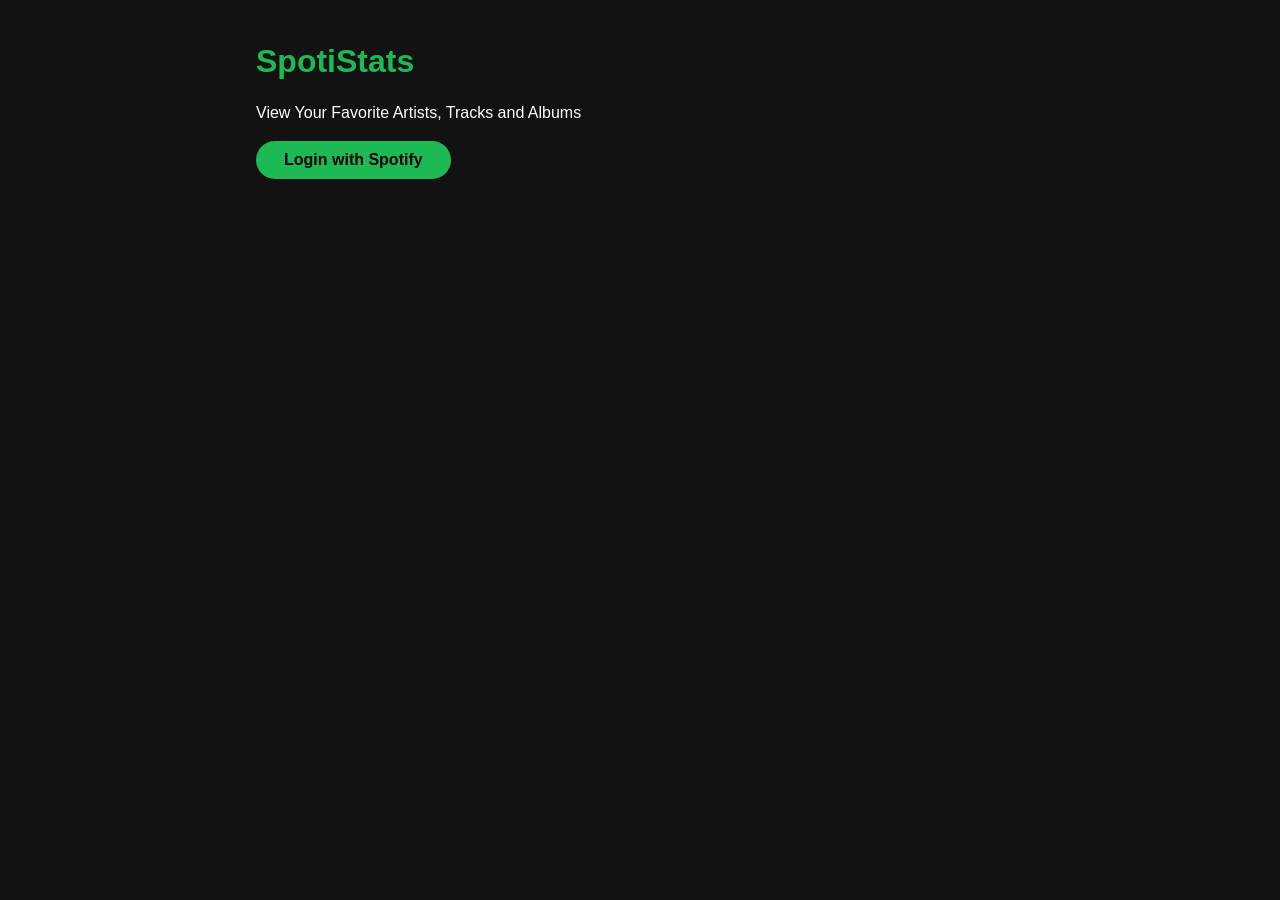
<file: Level-2-Final-Project/Final_Project/index.html>
<!DOCTYPE html>
<html lang="en">
    <head>
        <meta charset="UTF-8" />
        <meta name="viewport" content="width=device-width, initial-scale=1.0" />
        <title>SpotiStats</title>
        <link rel="stylesheet" href="style.css">
    </head>
    <body>
        <h1>SpotiStats</h1>
        <p>View Your Favorite Artists, Tracks and Albums</p>
        <button id="login-btn">Login with Spotify</button>

        <script src="app.js"></script>
    </body>
</html>
</file>
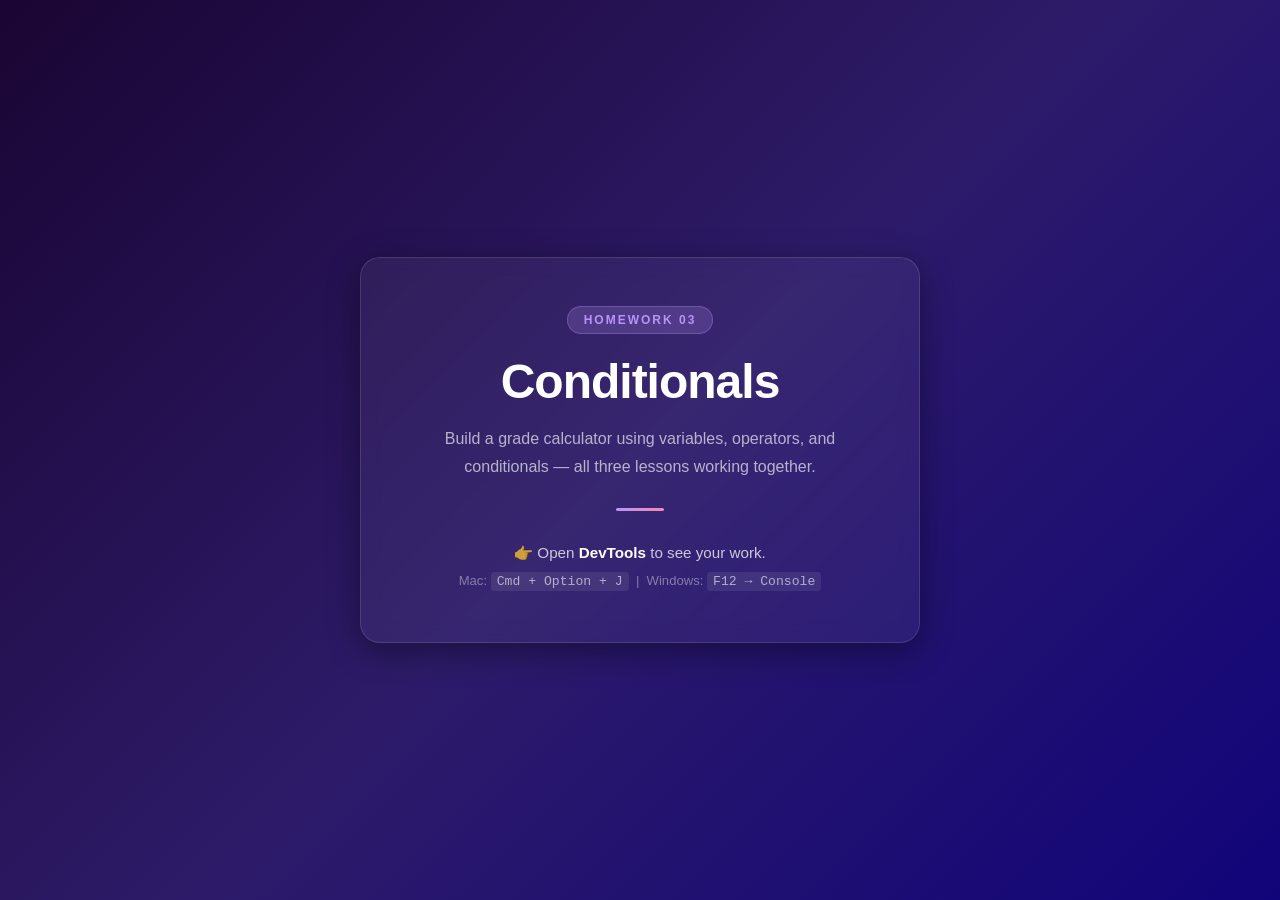
<file: JavaScript_Founddations_Mastery/04_conditionals/homework/mentee/index.html>
<!DOCTYPE html>
<html lang="en">
  <head>
    <meta charset="UTF-8" />
    <meta name="viewport" content="width=device-width, initial-scale=1.0" />
    <title>JS Fundamentals — Conditionals | Homework</title>
    <link rel="stylesheet" href="style.css" />
  </head>
  <body>

    <div class="card">
      <span class="badge">Homework 03</span>
      <h1>Conditionals</h1>
      <p class="subtitle">
        Build a grade calculator using variables, operators,
        and conditionals — all three lessons working together.
      </p>
      <div class="divider"></div>
      <p class="instruction">
        👉 Open <strong>DevTools</strong> to see your work.
        <br />
        <span class="shortcut">Mac: <code>Cmd + Option + J</code> &nbsp;|&nbsp; Windows: <code>F12 → Console</code></span>
      </p>
    </div>

    <script src="app.js"></script>

  </body>
</html>
</file>
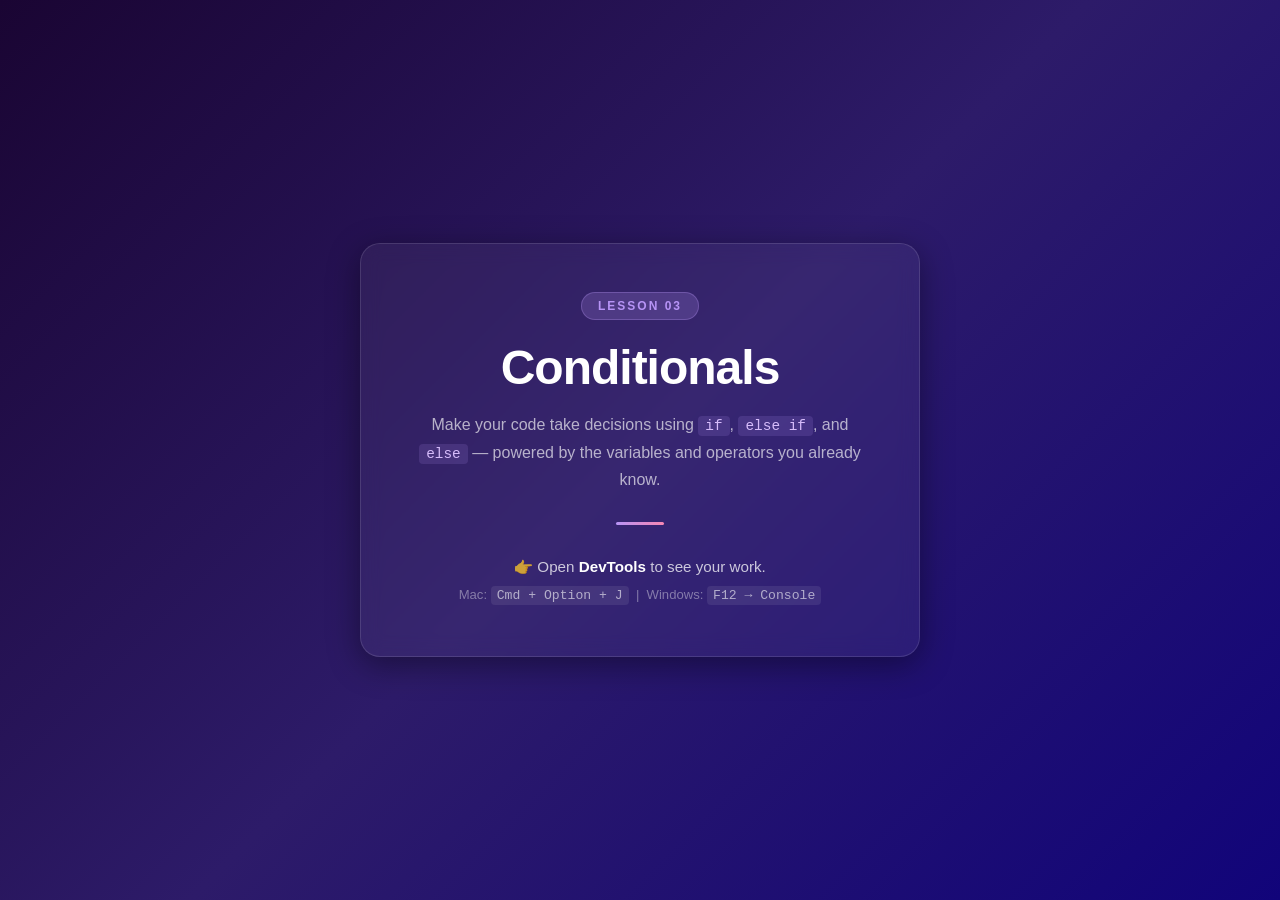
<file: JavaScript_Founddations_Mastery/04_conditionals/live-class/mentee/index.html>
<!doctype html>
<html lang="en">
  <head>
    <meta charset="UTF-8" />
    <meta name="viewport" content="width=device-width, initial-scale=1.0" />
    <title>JS Fundamentals — Conditionals</title>
    <link rel="stylesheet" href="style.css" />
  </head>
  <body>
    <div class="card">
      <span class="badge">Lesson 03</span>
      <h1>Conditionals</h1>
      <p class="subtitle">
        Make your code take decisions using <code>if</code>,
        <code>else if</code>, and <code>else</code> — powered by the variables
        and operators you already know.
      </p>
      <div class="divider"></div>
      <p class="instruction">
        👉 Open <strong>DevTools</strong> to see your work.
        <br />
        <span class="shortcut"
          >Mac: <code>Cmd + Option + J</code> &nbsp;|&nbsp; Windows:
          <code>F12 → Console</code></span
        >
      </p>
    </div>

    <script src="debug.js"></script>
  </body>
</html>
</file>
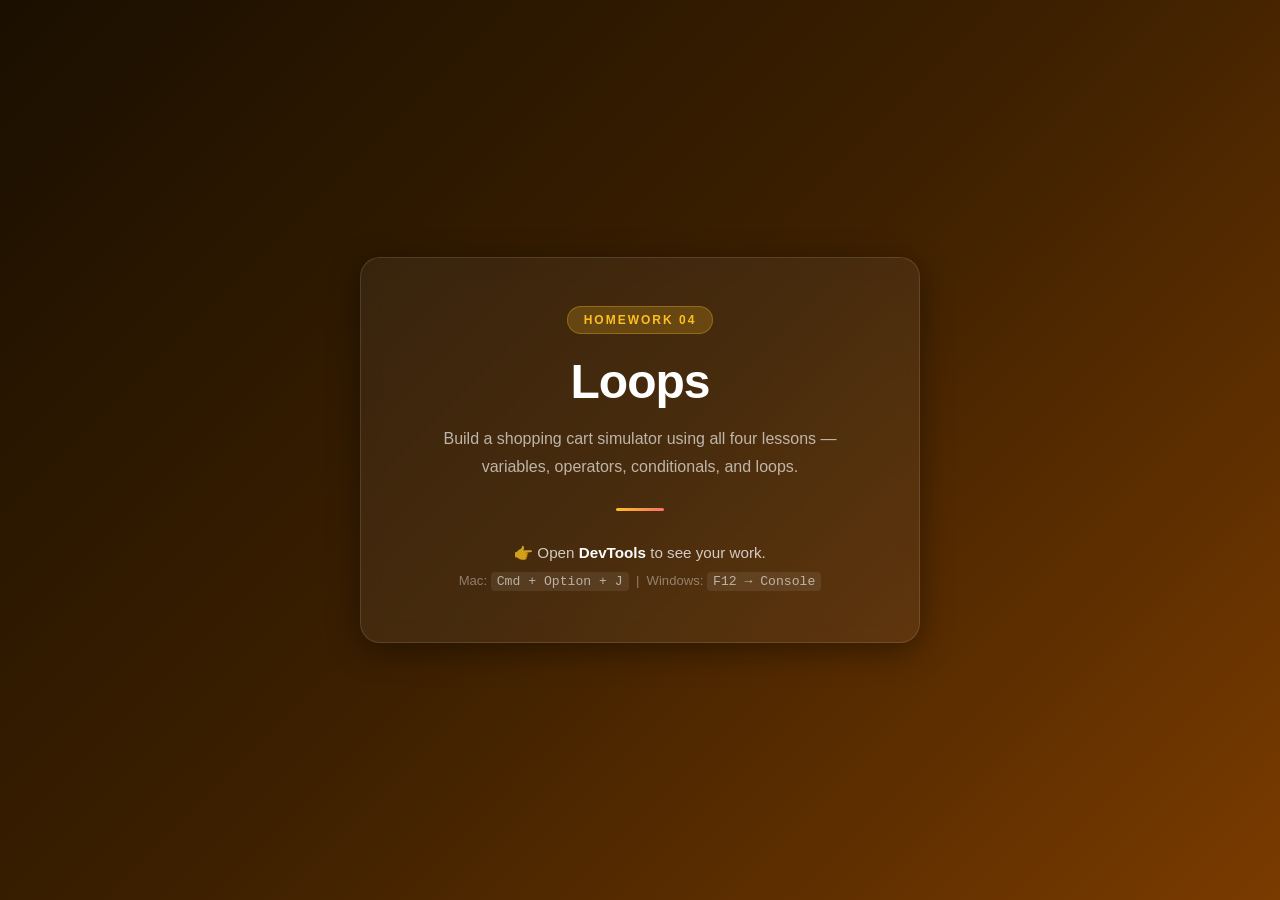
<file: JavaScript_Founddations_Mastery/05_loops/homework/mentee/index.html>
<!DOCTYPE html>
<html lang="en">
  <head>
    <meta charset="UTF-8" />
    <meta name="viewport" content="width=device-width, initial-scale=1.0" />
    <title>JS Fundamentals — Loops | Homework</title>
    <link rel="stylesheet" href="style.css" />
  </head>
  <body>

    <div class="card">
      <span class="badge">Homework 04</span>
      <h1>Loops</h1>
      <p class="subtitle">
        Build a shopping cart simulator using all four lessons —
        variables, operators, conditionals, and loops.
      </p>
      <div class="divider"></div>
      <p class="instruction">
        👉 Open <strong>DevTools</strong> to see your work.
        <br />
        <span class="shortcut">Mac: <code>Cmd + Option + J</code> &nbsp;|&nbsp; Windows: <code>F12 → Console</code></span>
      </p>
    </div>

    <script src="app.js"></script>

  </body>
</html>
</file>
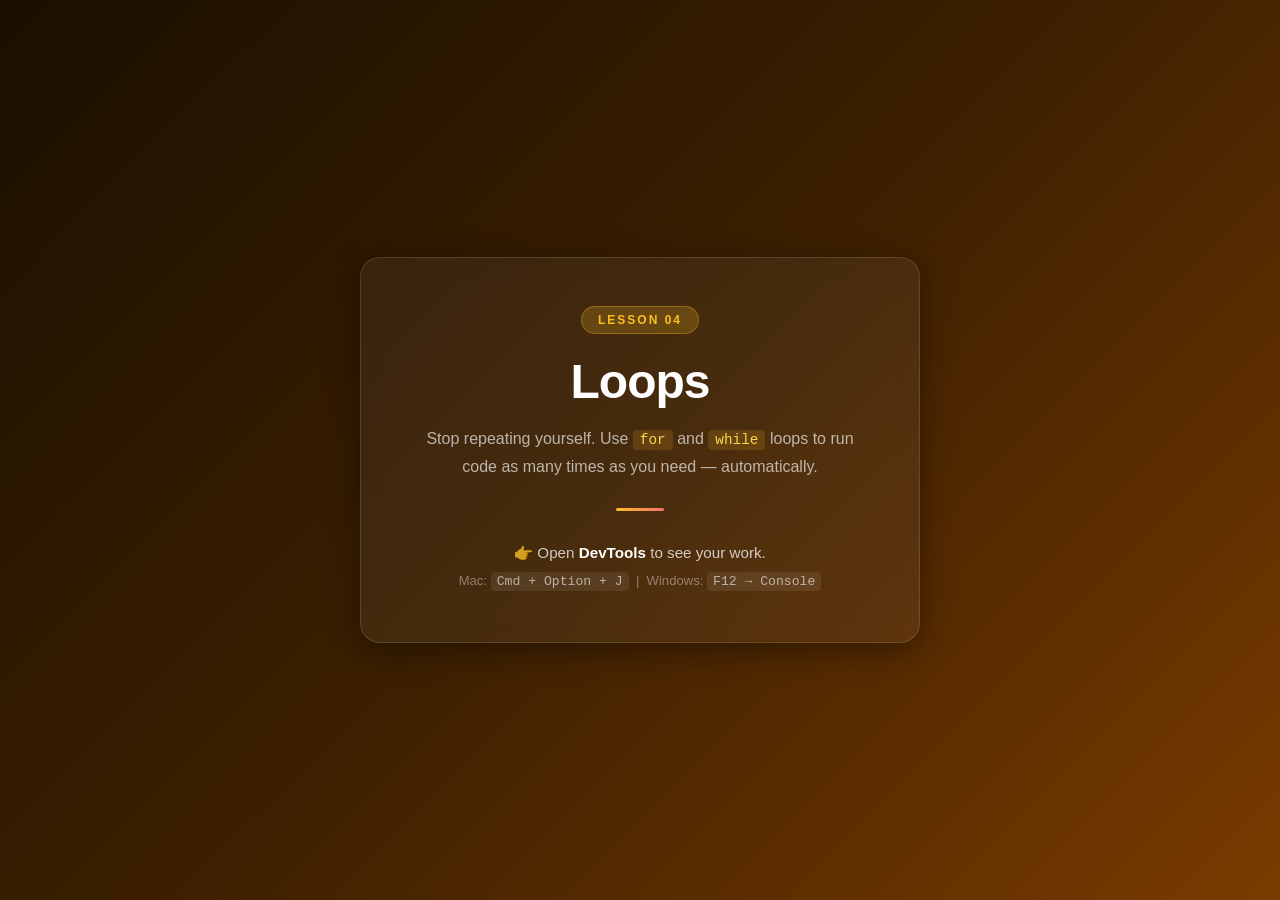
<file: JavaScript_Founddations_Mastery/05_loops/live-class/mentee/index.html>
<!doctype html>
<html lang="en">
  <head>
    <meta charset="UTF-8" />
    <meta name="viewport" content="width=device-width, initial-scale=1.0" />
    <title>JS Fundamentals — Loops</title>
    <link rel="stylesheet" href="style.css" />
  </head>
  <body>
    <div class="card">
      <span class="badge">Lesson 04</span>
      <h1>Loops</h1>
      <p class="subtitle">
        Stop repeating yourself. Use <code>for</code> and <code>while</code>
        loops to run code as many times as you need — automatically.
      </p>
      <div class="divider"></div>
      <p class="instruction">
        👉 Open <strong>DevTools</strong> to see your work.
        <br />
        <span class="shortcut"
          >Mac: <code>Cmd + Option + J</code> &nbsp;|&nbsp; Windows:
          <code>F12 → Console</code></span
        >
      </p>
    </div>

    <script src="debug.js"></script>
  </body>
</html>
</file>
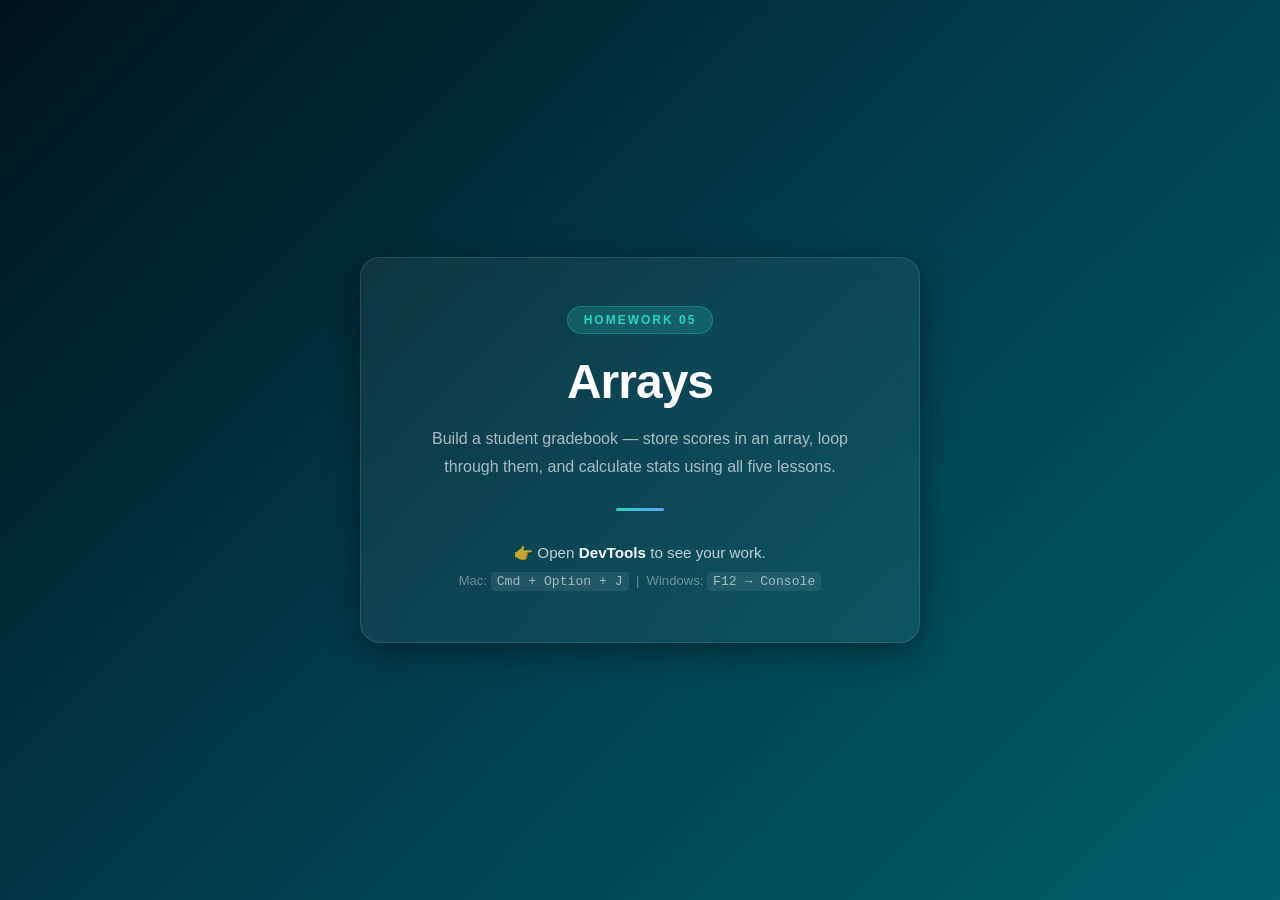
<file: JavaScript_Founddations_Mastery/06_arrays/homework/mentee/index.html>
<!DOCTYPE html>
<html lang="en">
  <head>
    <meta charset="UTF-8" />
    <meta name="viewport" content="width=device-width, initial-scale=1.0" />
    <title>JS Fundamentals — Arrays | Homework</title>
    <link rel="stylesheet" href="style.css" />
  </head>
  <body>

    <div class="card">
      <span class="badge">Homework 05</span>
      <h1>Arrays</h1>
      <p class="subtitle">
        Build a student gradebook — store scores in an array,
        loop through them, and calculate stats using all five lessons.
      </p>
      <div class="divider"></div>
      <p class="instruction">
        👉 Open <strong>DevTools</strong> to see your work.
        <br />
        <span class="shortcut">Mac: <code>Cmd + Option + J</code> &nbsp;|&nbsp; Windows: <code>F12 → Console</code></span>
      </p>
    </div>

    <script src="app.js"></script>

  </body>
</html>
</file>
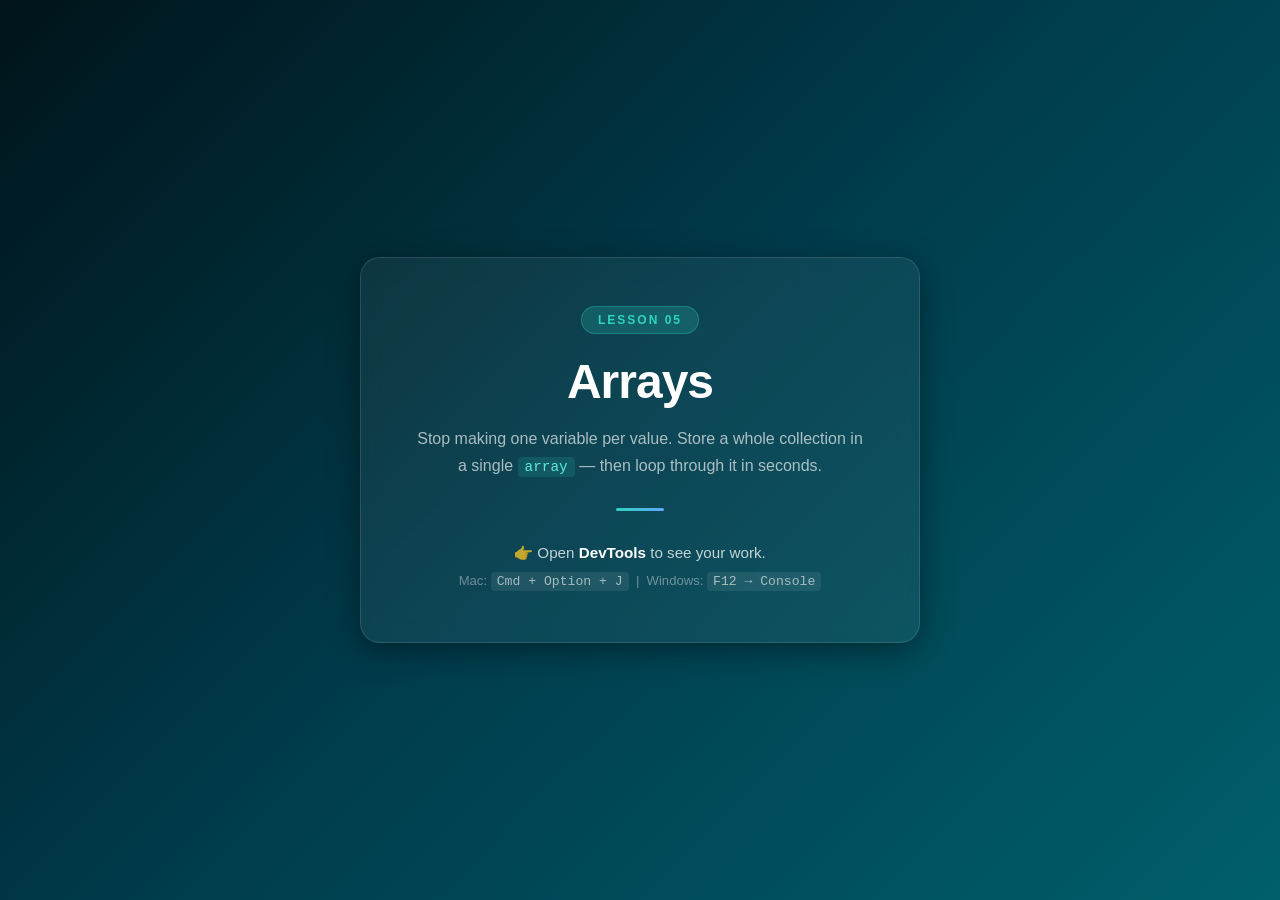
<file: JavaScript_Founddations_Mastery/06_arrays/live-class/mentee/index.html>
<!DOCTYPE html>
<html lang="en">
  <head>
    <meta charset="UTF-8" />
    <meta name="viewport" content="width=device-width, initial-scale=1.0" />
    <title>JS Fundamentals — Arrays</title>
    <link rel="stylesheet" href="style.css" />
  </head>
  <body>

    <div class="card">
      <span class="badge">Lesson 05</span>
      <h1>Arrays</h1>
      <p class="subtitle">
        Stop making one variable per value. Store a whole
        collection in a single <code>array</code> — then
        loop through it in seconds.
      </p>
      <div class="divider"></div>
      <p class="instruction">
        👉 Open <strong>DevTools</strong> to see your work.
        <br />
        <span class="shortcut">Mac: <code>Cmd + Option + J</code> &nbsp;|&nbsp; Windows: <code>F12 → Console</code></span>
      </p>
    </div>

    <script src="app.js"></script>

  </body>
</html>
</file>
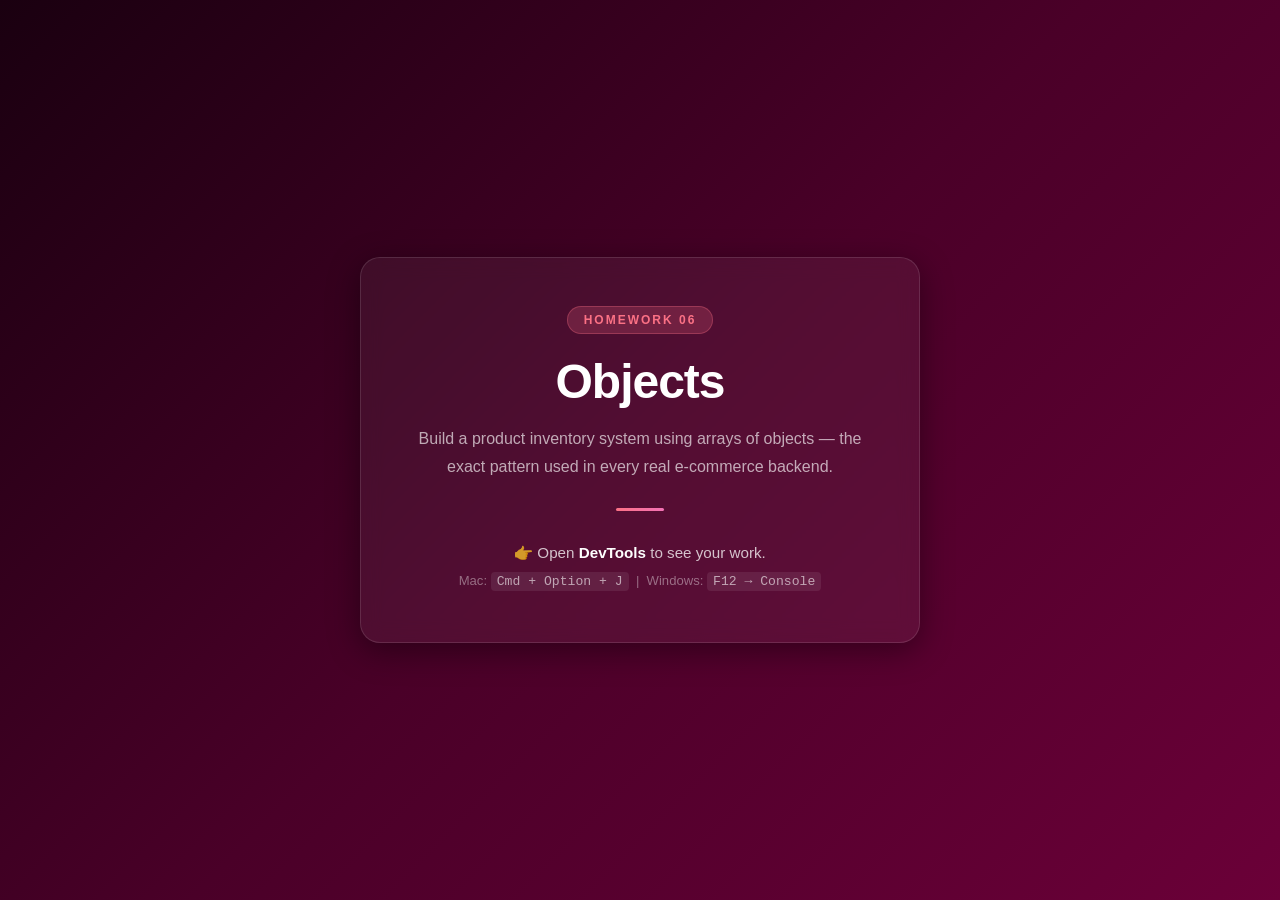
<file: JavaScript_Founddations_Mastery/07_objects/homework/mentee/index.html>
<!DOCTYPE html>
<html lang="en">
  <head>
    <meta charset="UTF-8" />
    <meta name="viewport" content="width=device-width, initial-scale=1.0" />
    <title>JS Fundamentals — Objects | Homework</title>
    <link rel="stylesheet" href="style.css" />
  </head>
  <body>

    <div class="card">
      <span class="badge">Homework 06</span>
      <h1>Objects</h1>
      <p class="subtitle">
        Build a product inventory system using arrays of objects —
        the exact pattern used in every real e-commerce backend.
      </p>
      <div class="divider"></div>
      <p class="instruction">
        👉 Open <strong>DevTools</strong> to see your work.
        <br />
        <span class="shortcut">Mac: <code>Cmd + Option + J</code> &nbsp;|&nbsp; Windows: <code>F12 → Console</code></span>
      </p>
    </div>

    <script src="app.js"></script>

  </body>
</html>
</file>
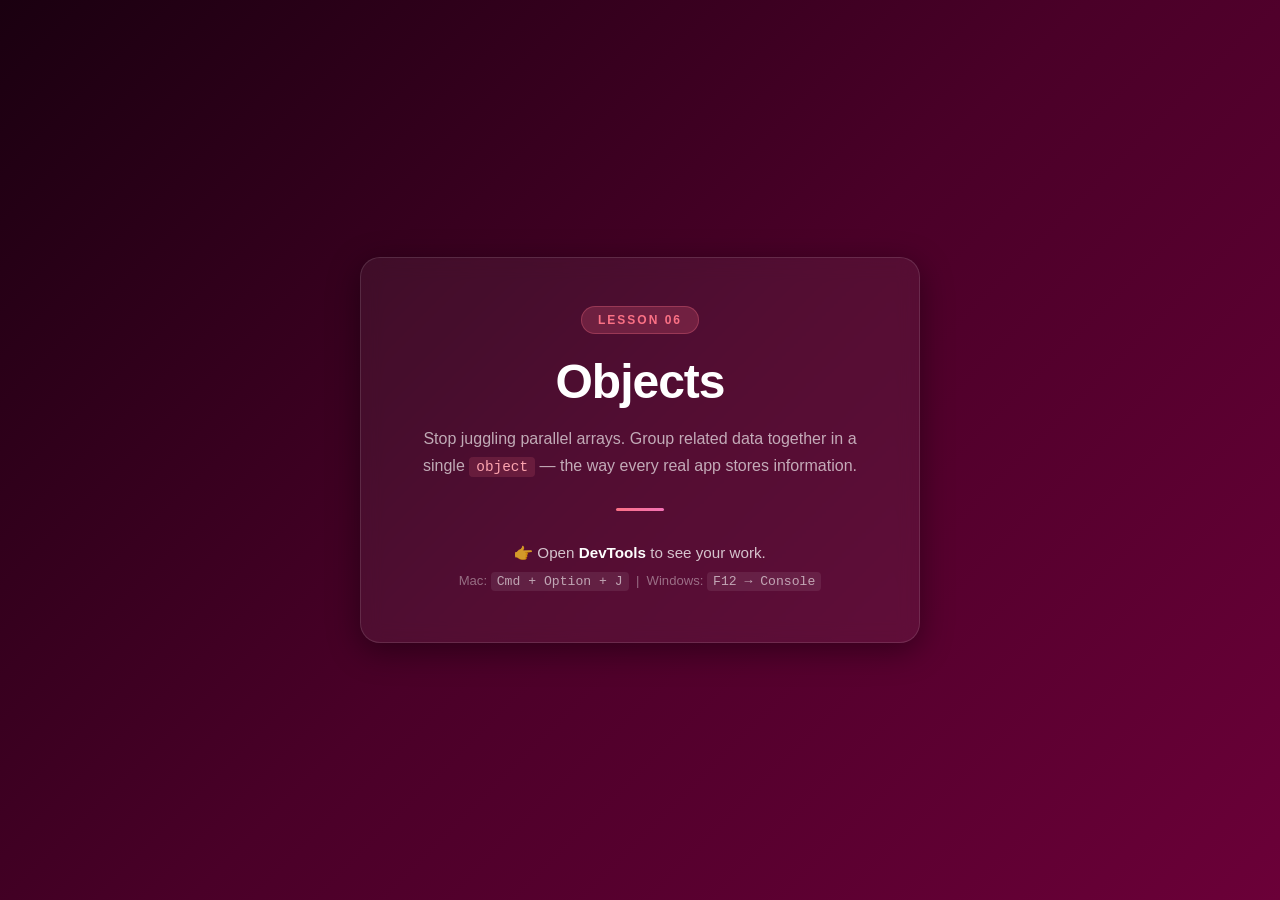
<file: JavaScript_Founddations_Mastery/07_objects/live-class/mentee/index.html>
<!DOCTYPE html>
<html lang="en">
  <head>
    <meta charset="UTF-8" />
    <meta name="viewport" content="width=device-width, initial-scale=1.0" />
    <title>JS Fundamentals — Objects</title>
    <link rel="stylesheet" href="style.css" />
  </head>
  <body>

    <div class="card">
      <span class="badge">Lesson 06</span>
      <h1>Objects</h1>
      <p class="subtitle">
        Stop juggling parallel arrays. Group related data
        together in a single <code>object</code> — the way
        every real app stores information.
      </p>
      <div class="divider"></div>
      <p class="instruction">
        👉 Open <strong>DevTools</strong> to see your work.
        <br />
        <span class="shortcut">Mac: <code>Cmd + Option + J</code> &nbsp;|&nbsp; Windows: <code>F12 → Console</code></span>
      </p>
    </div>

    <script src="app.js"></script>

  </body>
</html>
</file>
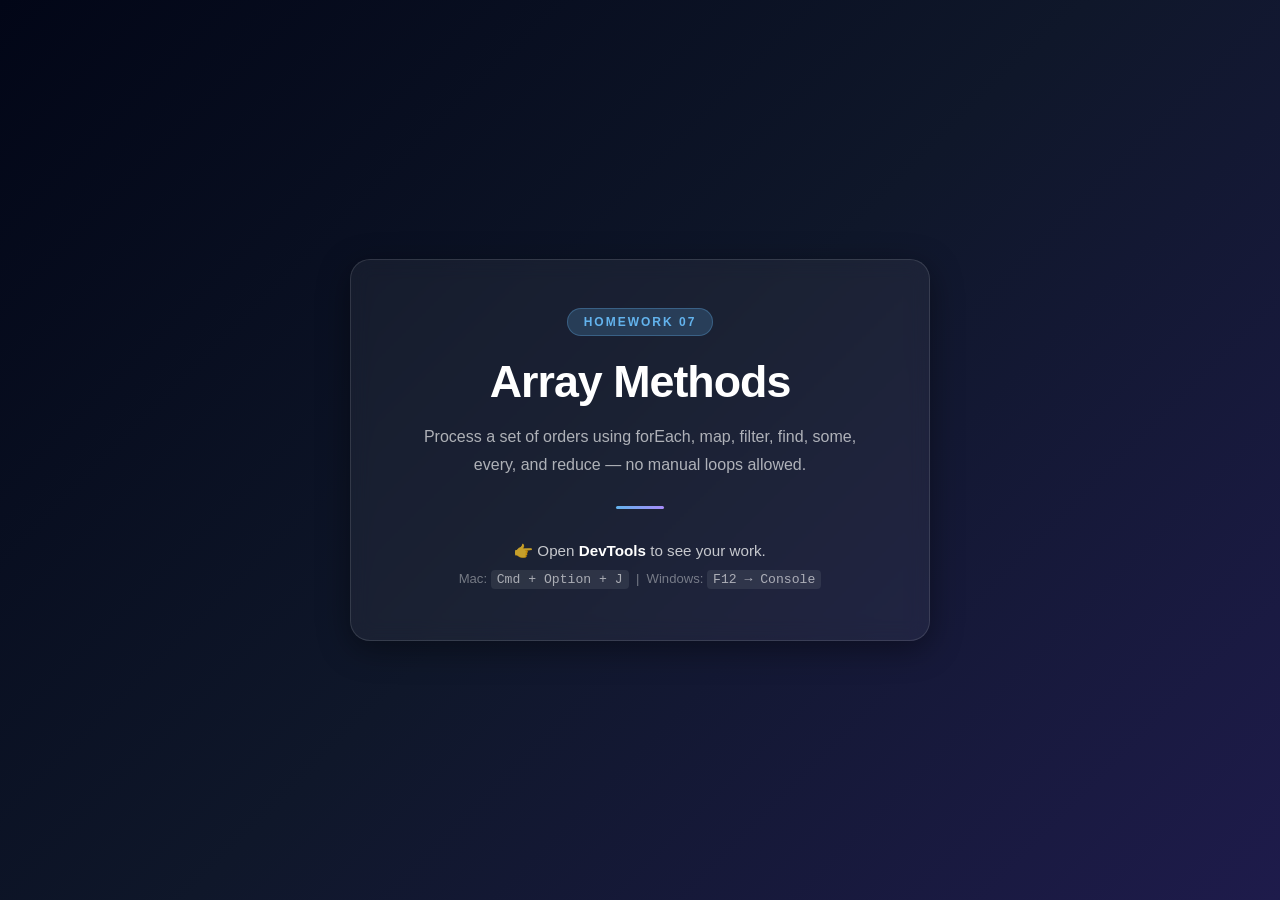
<file: JavaScript_Founddations_Mastery/08_array-methods/homework/mentee/index.html>
<!DOCTYPE html>
<html lang="en">
  <head>
    <meta charset="UTF-8" />
    <meta name="viewport" content="width=device-width, initial-scale=1.0" />
    <title>JS Fundamentals — Array Methods | Homework</title>
    <link rel="stylesheet" href="style.css" />
  </head>
  <body>

    <div class="card">
      <span class="badge">Homework 07</span>
      <h1>Array Methods</h1>
      <p class="subtitle">
        Process a set of orders using forEach, map, filter,
        find, some, every, and reduce — no manual loops allowed.
      </p>
      <div class="divider"></div>
      <p class="instruction">
        👉 Open <strong>DevTools</strong> to see your work.
        <br />
        <span class="shortcut">Mac: <code>Cmd + Option + J</code> &nbsp;|&nbsp; Windows: <code>F12 → Console</code></span>
      </p>
    </div>

    <script src="app.js"></script>

  </body>
</html>
</file>
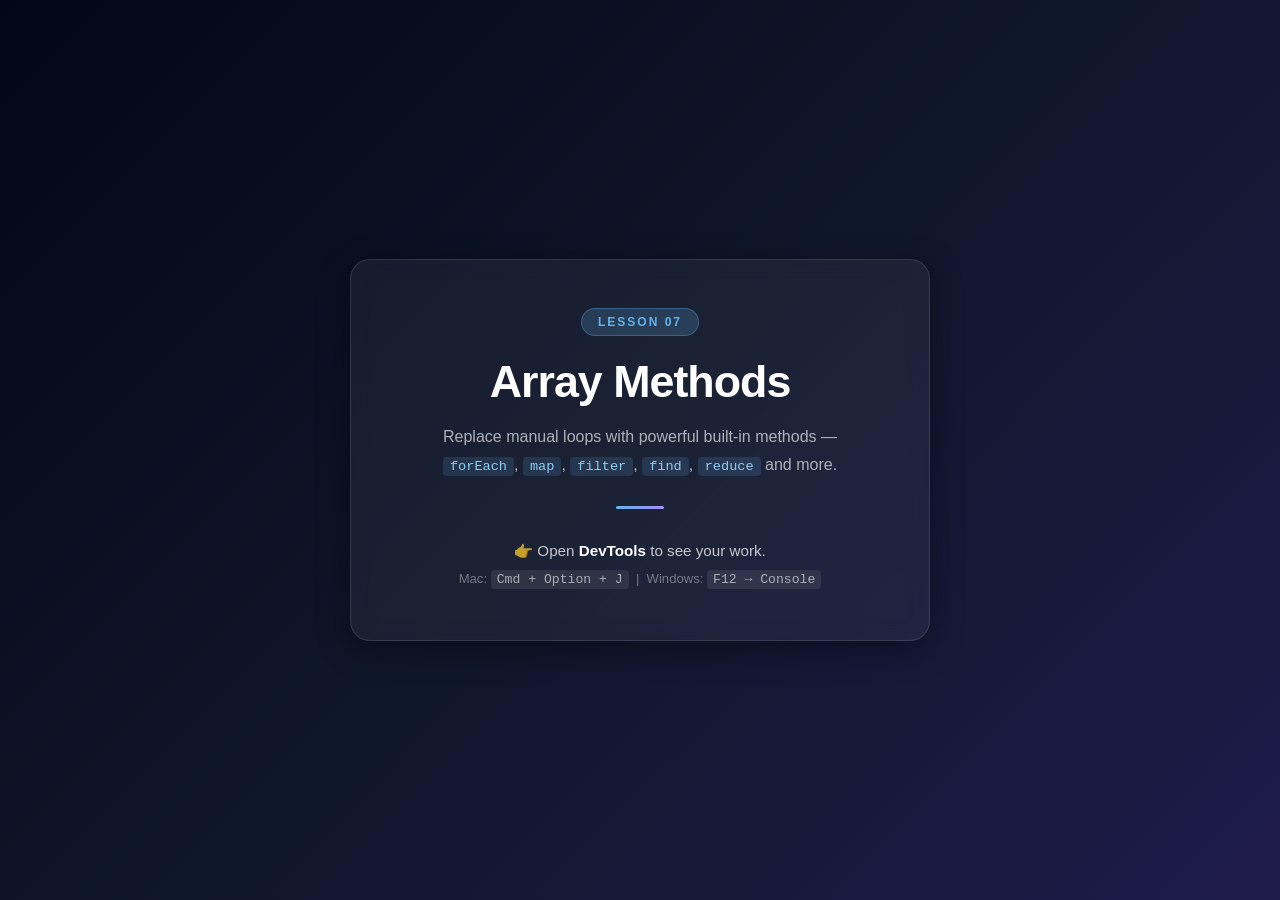
<file: JavaScript_Founddations_Mastery/08_array-methods/live-class/mentee/index.html>
<!DOCTYPE html>
<html lang="en">
  <head>
    <meta charset="UTF-8" />
    <meta name="viewport" content="width=device-width, initial-scale=1.0" />
    <title>JS Fundamentals — Array Methods</title>
    <link rel="stylesheet" href="style.css" />
  </head>
  <body>

    <div class="card">
      <span class="badge">Lesson 07</span>
      <h1>Array Methods</h1>
      <p class="subtitle">
        Replace manual loops with powerful built-in methods —
        <code>forEach</code>, <code>map</code>, <code>filter</code>,
        <code>find</code>, <code>reduce</code> and more.
      </p>
      <div class="divider"></div>
      <p class="instruction">
        👉 Open <strong>DevTools</strong> to see your work.
        <br />
        <span class="shortcut">Mac: <code>Cmd + Option + J</code> &nbsp;|&nbsp; Windows: <code>F12 → Console</code></span>
      </p>
    </div>

    <script src="app.js"></script>

  </body>
</html>
</file>
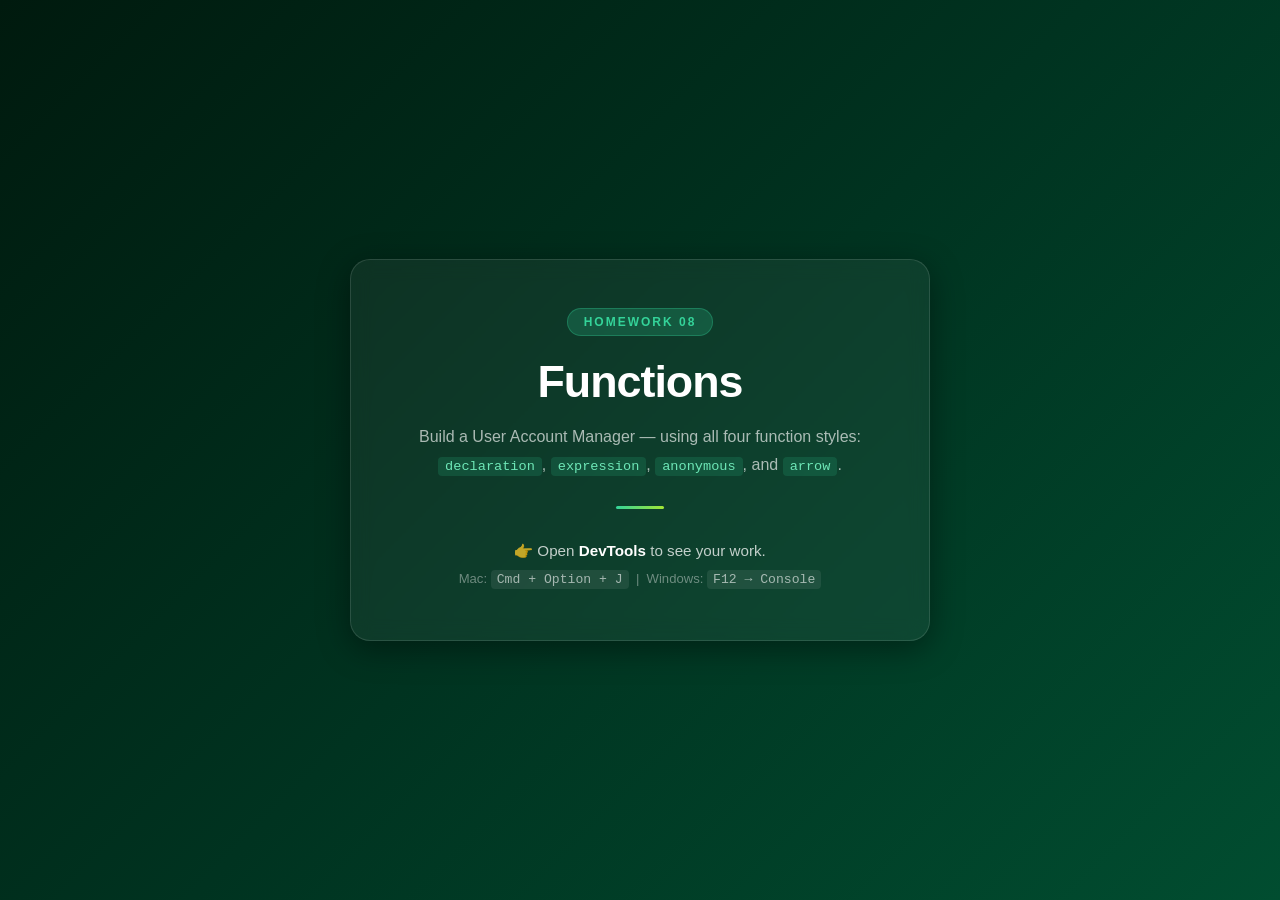
<file: JavaScript_Founddations_Mastery/09_functions/homework/mentee/index.html>
<!DOCTYPE html>
<html lang="en">
  <head>
    <meta charset="UTF-8" />
    <meta name="viewport" content="width=device-width, initial-scale=1.0" />
    <title>JS Fundamentals — Functions | Homework</title>
    <link rel="stylesheet" href="style.css" />
  </head>
  <body>
    <div class="card">
      <span class="badge">Homework 08</span>
      <h1>Functions</h1>
      <p class="subtitle">
        Build a User Account Manager — using all four function
        styles: <code>declaration</code>, <code>expression</code>,
        <code>anonymous</code>, and <code>arrow</code>.
      </p>
      <div class="divider"></div>
      <p class="instruction">
        👉 Open <strong>DevTools</strong> to see your work.
        <br />
        <span class="shortcut">Mac: <code>Cmd + Option + J</code> &nbsp;|&nbsp; Windows: <code>F12 → Console</code></span>
      </p>
    </div>
    <script src="app.js"></script>
  </body>
</html>
</file>
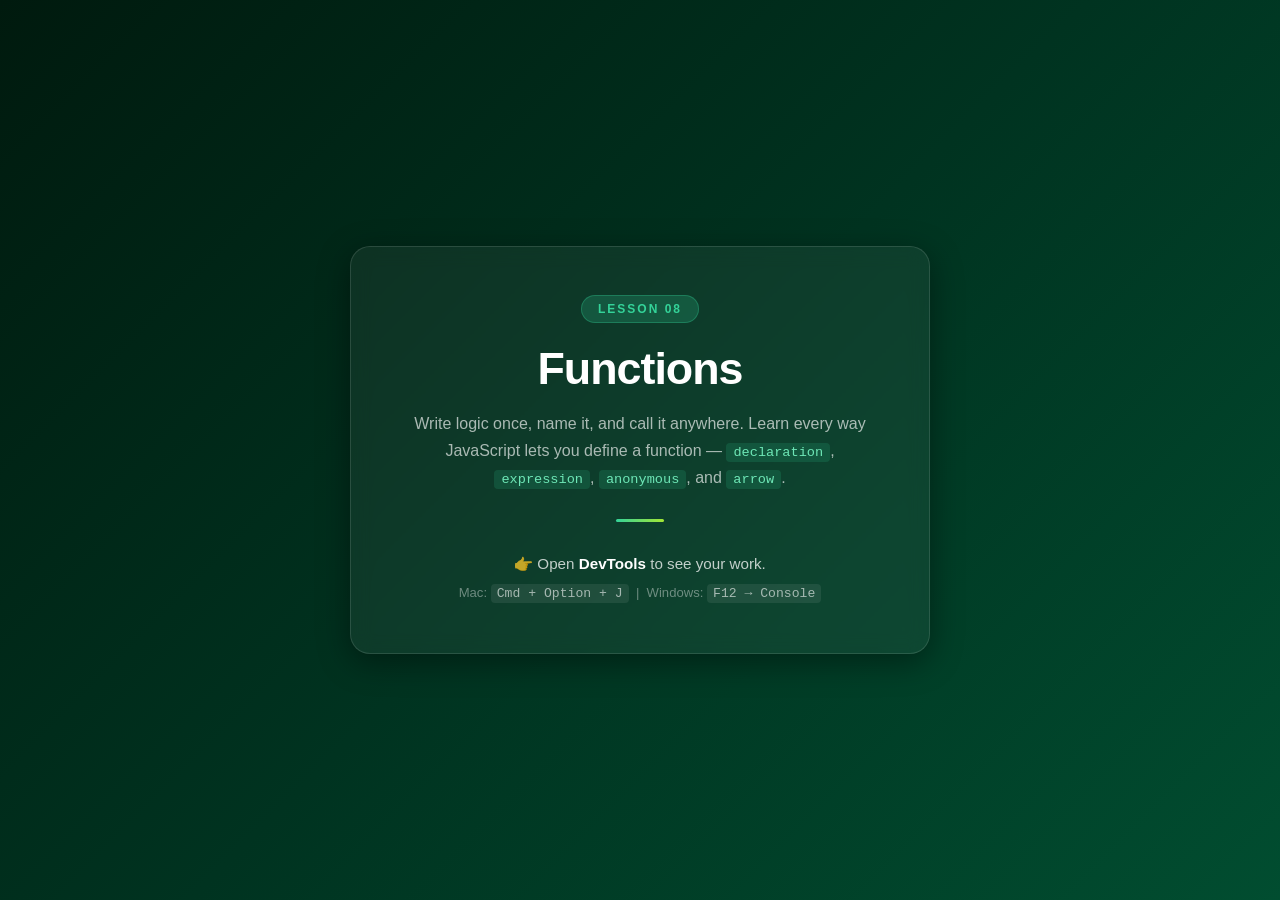
<file: JavaScript_Founddations_Mastery/09_functions/live-class/mentee/index.html>
<!doctype html>
<html lang="en">
  <head>
    <meta charset="UTF-8" />
    <meta name="viewport" content="width=device-width, initial-scale=1.0" />
    <title>JS Fundamentals — Functions</title>
    <link rel="stylesheet" href="style.css" />
  </head>
  <body>
    <div class="card">
      <span class="badge">Lesson 08</span>
      <h1>Functions</h1>
      <p class="subtitle">
        Write logic once, name it, and call it anywhere. Learn every way
        JavaScript lets you define a function —
        <code>declaration</code>, <code>expression</code>,
        <code>anonymous</code>, and <code>arrow</code>.
      </p>
      <div class="divider"></div>
      <p class="instruction">
        👉 Open <strong>DevTools</strong> to see your work.
        <br />
        <span class="shortcut"
          >Mac: <code>Cmd + Option + J</code> &nbsp;|&nbsp; Windows:
          <code>F12 → Console</code></span
        >
      </p>
    </div>
    <script src="debug.js"></script>
  </body>
</html>
</file>
<file: Level-2-Final-Project/Final_Project/style.css>
.hidden { display: none; }

:root {
  --bg: #121212;       
  --card: #1e1e1e;     
  --text: #ffffff;
  --accent: #1db954;
  --muted: #b3b3b3;
  --border: #2a2a2a;   
}

*, *::before, *::after { box-sizing: border-box; }

body {
  background: var(--bg);  
  color: var(--text);   
  font-family: "Helvetica Neue", Helvetica, Arial, sans-serif;
  max-width: 800px;     
  margin: 0 auto;   
  padding: 16px;
  line-height: 1.5;   
}

h1, h2 { 
  color: var(--accent);
}

h1 { font-size: 2rem; margin-bottom: 8px; }
nav {
  display: flex;  
  flex-wrap: wrap; 
  gap: 8px;        
  margin-bottom: 16px;
}

.nav-btn {
  background: var(--card);
  color: var(--text);
  border: none;    
  border-radius: 999px;
  padding: 10px 20px;    
  font-size: 1rem;
  cursor: pointer;      
}

.nav-btn:hover {    
  background: var(--accent);
  color: #000000;
}

.nav-btn.active {
  background: var(--accent);
  color: #000000;
}

ul {
  list-style: none;     
  padding: 0;           
}

ol { 
  padding-left: 24px;
}

li::marker {
    color: var(--accent);
}

.card {
  background: var(--card);
  border: 1px solid var(--border);
  padding: 12px 16px;
  margin-bottom: 8px;
  border-radius: 8px;
  transition: background 0.2s, transform 0.2s;
}

.card:hover {
  background: #2a2a2a;
  transform: translateY(-2px);
}

.card-img {
    height: 48px;
    width: 48px;
    border-radius: 4px;
    object-fit: cover;
    vertical-align: middle;
    margin-right: 12px;
}

.avatar {  
  width: 120px;
  height: 120px;
  border-radius: 50%;
  object-fit: cover;
  border: 3px solid var(--accent);
}

form label {
  display: block;   
  margin: 12px 0 4px; 
}

form input,
form textarea {
  width: 100%;        
  box-sizing: border-box; 
  padding: 10px;
  background: var(--card);
  color: var(--text);
  border: 1px solid #444;
  border-radius: 8px;
  font-size: 1rem;
  font-family: inherit; 
}

form input:focus,
form textarea:focus {
  outline: 2px solid var(--accent); 
}

#contact-feedback {
  margin-top: 12px;
  color: var(--accent);
}

#login-btn,
form button {
  background: var(--accent);
  color: #000000;
  border: none;
  border-radius: 999px;
  padding: 10px 28px;
  font-size: 1rem;
  font-weight: bold;
  cursor: pointer;
}

#login-btn:hover,
form button:hover {
  filter: brightness(1.1);
  transform: scale(1.04);
}

.nav-btn,
#login-btn,
form button {
  transition: background 0.2s, color 0.2s, transform 0.1s;
}

.nav-btn:focus-visible,
#login-btn:focus-visible,
form button:focus-visible {
  outline: 2px solid var(--text);
  outline-offset: 2px;
}

#imgUrl {
  overflow-wrap: anywhere;
  color: var(--muted);
  font-size: 0.85rem;
}

/*Media Query for Phone/Tablet*/

@media (max-width: 600px) {
  body {
    padding: 12px; 
  }

  h1 {
    font-size: 1.5rem;
  }

  nav {
    flex-direction: column;
  }

  .nav-btn {
    width: 100%;
  }

  .avatar {
    width: 90px;
    height: 90px;
  }
}
</file>
<file: JavaScript_Founddations_Mastery/04_conditionals/homework/mentee/style.css>
/* ============================================================
   JS FUNDAMENTALS — CONDITIONALS  |  Landing Page Styles
   ============================================================
   This stylesheet is provided for you.
   You do not need to edit anything here.
   All your work for this lesson happens in app.js.
   ============================================================ */

* {
  box-sizing: border-box;
  margin: 0;
  padding: 0;
}

body {
  min-height: 100vh;
  display: flex;
  justify-content: center;
  align-items: center;
  background: linear-gradient(135deg, #1a0533 0%, #2d1b69 50%, #11047a 100%);
  font-family: "Segoe UI", Tahoma, Geneva, Verdana, sans-serif;
  padding: 24px;
}

.card {
  background: rgba(255, 255, 255, 0.05);
  border: 1px solid rgba(255, 255, 255, 0.12);
  backdrop-filter: blur(10px);
  border-radius: 20px;
  padding: 48px 56px;
  max-width: 560px;
  width: 100%;
  text-align: center;
  box-shadow: 0 8px 32px rgba(0, 0, 0, 0.4);
}

.badge {
  display: inline-block;
  background: rgba(183, 148, 246, 0.2);
  color: #b794f6;
  font-size: 0.75rem;
  font-weight: 700;
  letter-spacing: 2px;
  text-transform: uppercase;
  padding: 6px 16px;
  border-radius: 999px;
  border: 1px solid rgba(183, 148, 246, 0.3);
  margin-bottom: 20px;
}

h1 {
  font-size: 3rem;
  font-weight: 800;
  color: #ffffff;
  letter-spacing: -1px;
  margin-bottom: 16px;
}

.subtitle {
  font-size: 1rem;
  color: rgba(255, 255, 255, 0.65);
  line-height: 1.7;
  margin-bottom: 28px;
}

.subtitle code {
  background: rgba(183, 148, 246, 0.15);
  color: #d6bcfa;
  padding: 2px 7px;
  border-radius: 4px;
  font-family: "Courier New", Courier, monospace;
  font-size: 0.9rem;
}

.divider {
  width: 48px;
  height: 3px;
  background: linear-gradient(90deg, #b794f6, #f687b3);
  border-radius: 999px;
  margin: 0 auto 28px auto;
}

.instruction {
  font-size: 0.95rem;
  color: rgba(255, 255, 255, 0.75);
  line-height: 1.8;
}

.instruction strong {
  color: #ffffff;
}

.shortcut {
  font-size: 0.82rem;
  color: rgba(255, 255, 255, 0.4);
}

.shortcut code {
  background: rgba(255, 255, 255, 0.08);
  color: rgba(255, 255, 255, 0.6);
  padding: 2px 6px;
  border-radius: 4px;
  font-family: "Courier New", Courier, monospace;
}
</file>
<file: JavaScript_Founddations_Mastery/04_conditionals/live-class/mentee/style.css>
/* ============================================================
   JS FUNDAMENTALS — CONDITIONALS  |  Landing Page Styles
   ============================================================
   This stylesheet is provided for you.
   You do not need to edit anything here.
   All your work for this lesson happens in app.js.
   ============================================================ */

* {
  box-sizing: border-box;
  margin: 0;
  padding: 0;
}

body {
  min-height: 100vh;
  display: flex;
  justify-content: center;
  align-items: center;
  background: linear-gradient(135deg, #1a0533 0%, #2d1b69 50%, #11047a 100%);
  font-family: "Segoe UI", Tahoma, Geneva, Verdana, sans-serif;
  padding: 24px;
}

.card {
  background: rgba(255, 255, 255, 0.05);
  border: 1px solid rgba(255, 255, 255, 0.12);
  backdrop-filter: blur(10px);
  border-radius: 20px;
  padding: 48px 56px;
  max-width: 560px;
  width: 100%;
  text-align: center;
  box-shadow: 0 8px 32px rgba(0, 0, 0, 0.4);
}

.badge {
  display: inline-block;
  background: rgba(183, 148, 246, 0.2);
  color: #b794f6;
  font-size: 0.75rem;
  font-weight: 700;
  letter-spacing: 2px;
  text-transform: uppercase;
  padding: 6px 16px;
  border-radius: 999px;
  border: 1px solid rgba(183, 148, 246, 0.3);
  margin-bottom: 20px;
}

h1 {
  font-size: 3rem;
  font-weight: 800;
  color: #ffffff;
  letter-spacing: -1px;
  margin-bottom: 16px;
}

.subtitle {
  font-size: 1rem;
  color: rgba(255, 255, 255, 0.65);
  line-height: 1.7;
  margin-bottom: 28px;
}

.subtitle code {
  background: rgba(183, 148, 246, 0.15);
  color: #d6bcfa;
  padding: 2px 7px;
  border-radius: 4px;
  font-family: "Courier New", Courier, monospace;
  font-size: 0.9rem;
}

.divider {
  width: 48px;
  height: 3px;
  background: linear-gradient(90deg, #b794f6, #f687b3);
  border-radius: 999px;
  margin: 0 auto 28px auto;
}

.instruction {
  font-size: 0.95rem;
  color: rgba(255, 255, 255, 0.75);
  line-height: 1.8;
}

.instruction strong {
  color: #ffffff;
}

.shortcut {
  font-size: 0.82rem;
  color: rgba(255, 255, 255, 0.4);
}

.shortcut code {
  background: rgba(255, 255, 255, 0.08);
  color: rgba(255, 255, 255, 0.6);
  padding: 2px 6px;
  border-radius: 4px;
  font-family: "Courier New", Courier, monospace;
}
</file>
<file: JavaScript_Founddations_Mastery/05_loops/homework/mentee/style.css>
/* ============================================================
   JS FUNDAMENTALS — LOOPS  |  Landing Page Styles
   ============================================================
   This stylesheet is provided for you.
   You do not need to edit anything here.
   All your work for this lesson happens in app.js.
   ============================================================ */

* {
  box-sizing: border-box;
  margin: 0;
  padding: 0;
}

body {
  min-height: 100vh;
  display: flex;
  justify-content: center;
  align-items: center;
  background: linear-gradient(135deg, #1a0f00 0%, #3d2000 50%, #7a3b00 100%);
  font-family: "Segoe UI", Tahoma, Geneva, Verdana, sans-serif;
  padding: 24px;
}

.card {
  background: rgba(255, 255, 255, 0.05);
  border: 1px solid rgba(255, 255, 255, 0.12);
  backdrop-filter: blur(10px);
  border-radius: 20px;
  padding: 48px 56px;
  max-width: 560px;
  width: 100%;
  text-align: center;
  box-shadow: 0 8px 32px rgba(0, 0, 0, 0.4);
}

.badge {
  display: inline-block;
  background: rgba(251, 191, 36, 0.2);
  color: #fbbf24;
  font-size: 0.75rem;
  font-weight: 700;
  letter-spacing: 2px;
  text-transform: uppercase;
  padding: 6px 16px;
  border-radius: 999px;
  border: 1px solid rgba(251, 191, 36, 0.3);
  margin-bottom: 20px;
}

h1 {
  font-size: 3rem;
  font-weight: 800;
  color: #ffffff;
  letter-spacing: -1px;
  margin-bottom: 16px;
}

.subtitle {
  font-size: 1rem;
  color: rgba(255, 255, 255, 0.65);
  line-height: 1.7;
  margin-bottom: 28px;
}

.subtitle code {
  background: rgba(251, 191, 36, 0.15);
  color: #fcd34d;
  padding: 2px 7px;
  border-radius: 4px;
  font-family: "Courier New", Courier, monospace;
  font-size: 0.9rem;
}

.divider {
  width: 48px;
  height: 3px;
  background: linear-gradient(90deg, #fbbf24, #f87171);
  border-radius: 999px;
  margin: 0 auto 28px auto;
}

.instruction {
  font-size: 0.95rem;
  color: rgba(255, 255, 255, 0.75);
  line-height: 1.8;
}

.instruction strong {
  color: #ffffff;
}

.shortcut {
  font-size: 0.82rem;
  color: rgba(255, 255, 255, 0.4);
}

.shortcut code {
  background: rgba(255, 255, 255, 0.08);
  color: rgba(255, 255, 255, 0.6);
  padding: 2px 6px;
  border-radius: 4px;
  font-family: "Courier New", Courier, monospace;
}
</file>
<file: JavaScript_Founddations_Mastery/05_loops/live-class/mentee/style.css>
/* ============================================================
   JS FUNDAMENTALS — LOOPS  |  Landing Page Styles
   ============================================================
   This stylesheet is provided for you.
   You do not need to edit anything here.
   All your work for this lesson happens in app.js.
   ============================================================ */

* {
  box-sizing: border-box;
  margin: 0;
  padding: 0;
}

body {
  min-height: 100vh;
  display: flex;
  justify-content: center;
  align-items: center;
  background: linear-gradient(135deg, #1a0f00 0%, #3d2000 50%, #7a3b00 100%);
  font-family: "Segoe UI", Tahoma, Geneva, Verdana, sans-serif;
  padding: 24px;
}

.card {
  background: rgba(255, 255, 255, 0.05);
  border: 1px solid rgba(255, 255, 255, 0.12);
  backdrop-filter: blur(10px);
  border-radius: 20px;
  padding: 48px 56px;
  max-width: 560px;
  width: 100%;
  text-align: center;
  box-shadow: 0 8px 32px rgba(0, 0, 0, 0.4);
}

.badge {
  display: inline-block;
  background: rgba(251, 191, 36, 0.2);
  color: #fbbf24;
  font-size: 0.75rem;
  font-weight: 700;
  letter-spacing: 2px;
  text-transform: uppercase;
  padding: 6px 16px;
  border-radius: 999px;
  border: 1px solid rgba(251, 191, 36, 0.3);
  margin-bottom: 20px;
}

h1 {
  font-size: 3rem;
  font-weight: 800;
  color: #ffffff;
  letter-spacing: -1px;
  margin-bottom: 16px;
}

.subtitle {
  font-size: 1rem;
  color: rgba(255, 255, 255, 0.65);
  line-height: 1.7;
  margin-bottom: 28px;
}

.subtitle code {
  background: rgba(251, 191, 36, 0.15);
  color: #fcd34d;
  padding: 2px 7px;
  border-radius: 4px;
  font-family: "Courier New", Courier, monospace;
  font-size: 0.9rem;
}

.divider {
  width: 48px;
  height: 3px;
  background: linear-gradient(90deg, #fbbf24, #f87171);
  border-radius: 999px;
  margin: 0 auto 28px auto;
}

.instruction {
  font-size: 0.95rem;
  color: rgba(255, 255, 255, 0.75);
  line-height: 1.8;
}

.instruction strong {
  color: #ffffff;
}

.shortcut {
  font-size: 0.82rem;
  color: rgba(255, 255, 255, 0.4);
}

.shortcut code {
  background: rgba(255, 255, 255, 0.08);
  color: rgba(255, 255, 255, 0.6);
  padding: 2px 6px;
  border-radius: 4px;
  font-family: "Courier New", Courier, monospace;
}
</file>
<file: JavaScript_Founddations_Mastery/06_arrays/homework/mentee/style.css>
/* ============================================================
   JS FUNDAMENTALS — ARRAYS  |  Landing Page Styles
   ============================================================
   This stylesheet is provided for you.
   You do not need to edit anything here.
   All your work for this lesson happens in app.js.
   ============================================================ */

* {
  box-sizing: border-box;
  margin: 0;
  padding: 0;
}

body {
  min-height: 100vh;
  display: flex;
  justify-content: center;
  align-items: center;
  background: linear-gradient(135deg, #00141a 0%, #003d4d 50%, #005f6b 100%);
  font-family: "Segoe UI", Tahoma, Geneva, Verdana, sans-serif;
  padding: 24px;
}

.card {
  background: rgba(255, 255, 255, 0.05);
  border: 1px solid rgba(255, 255, 255, 0.12);
  backdrop-filter: blur(10px);
  border-radius: 20px;
  padding: 48px 56px;
  max-width: 560px;
  width: 100%;
  text-align: center;
  box-shadow: 0 8px 32px rgba(0, 0, 0, 0.4);
}

.badge {
  display: inline-block;
  background: rgba(45, 212, 191, 0.2);
  color: #2dd4bf;
  font-size: 0.75rem;
  font-weight: 700;
  letter-spacing: 2px;
  text-transform: uppercase;
  padding: 6px 16px;
  border-radius: 999px;
  border: 1px solid rgba(45, 212, 191, 0.3);
  margin-bottom: 20px;
}

h1 {
  font-size: 3rem;
  font-weight: 800;
  color: #ffffff;
  letter-spacing: -1px;
  margin-bottom: 16px;
}

.subtitle {
  font-size: 1rem;
  color: rgba(255, 255, 255, 0.65);
  line-height: 1.7;
  margin-bottom: 28px;
}

.subtitle code {
  background: rgba(45, 212, 191, 0.15);
  color: #5eead4;
  padding: 2px 7px;
  border-radius: 4px;
  font-family: "Courier New", Courier, monospace;
  font-size: 0.9rem;
}

.divider {
  width: 48px;
  height: 3px;
  background: linear-gradient(90deg, #2dd4bf, #60a5fa);
  border-radius: 999px;
  margin: 0 auto 28px auto;
}

.instruction {
  font-size: 0.95rem;
  color: rgba(255, 255, 255, 0.75);
  line-height: 1.8;
}

.instruction strong {
  color: #ffffff;
}

.shortcut {
  font-size: 0.82rem;
  color: rgba(255, 255, 255, 0.4);
}

.shortcut code {
  background: rgba(255, 255, 255, 0.08);
  color: rgba(255, 255, 255, 0.6);
  padding: 2px 6px;
  border-radius: 4px;
  font-family: "Courier New", Courier, monospace;
}
</file>
<file: JavaScript_Founddations_Mastery/06_arrays/live-class/mentee/style.css>
/* ============================================================
   JS FUNDAMENTALS — ARRAYS  |  Landing Page Styles
   ============================================================
   This stylesheet is provided for you.
   You do not need to edit anything here.
   All your work for this lesson happens in app.js.
   ============================================================ */

* {
  box-sizing: border-box;
  margin: 0;
  padding: 0;
}

body {
  min-height: 100vh;
  display: flex;
  justify-content: center;
  align-items: center;
  background: linear-gradient(135deg, #00141a 0%, #003d4d 50%, #005f6b 100%);
  font-family: "Segoe UI", Tahoma, Geneva, Verdana, sans-serif;
  padding: 24px;
}

.card {
  background: rgba(255, 255, 255, 0.05);
  border: 1px solid rgba(255, 255, 255, 0.12);
  backdrop-filter: blur(10px);
  border-radius: 20px;
  padding: 48px 56px;
  max-width: 560px;
  width: 100%;
  text-align: center;
  box-shadow: 0 8px 32px rgba(0, 0, 0, 0.4);
}

.badge {
  display: inline-block;
  background: rgba(45, 212, 191, 0.2);
  color: #2dd4bf;
  font-size: 0.75rem;
  font-weight: 700;
  letter-spacing: 2px;
  text-transform: uppercase;
  padding: 6px 16px;
  border-radius: 999px;
  border: 1px solid rgba(45, 212, 191, 0.3);
  margin-bottom: 20px;
}

h1 {
  font-size: 3rem;
  font-weight: 800;
  color: #ffffff;
  letter-spacing: -1px;
  margin-bottom: 16px;
}

.subtitle {
  font-size: 1rem;
  color: rgba(255, 255, 255, 0.65);
  line-height: 1.7;
  margin-bottom: 28px;
}

.subtitle code {
  background: rgba(45, 212, 191, 0.15);
  color: #5eead4;
  padding: 2px 7px;
  border-radius: 4px;
  font-family: "Courier New", Courier, monospace;
  font-size: 0.9rem;
}

.divider {
  width: 48px;
  height: 3px;
  background: linear-gradient(90deg, #2dd4bf, #60a5fa);
  border-radius: 999px;
  margin: 0 auto 28px auto;
}

.instruction {
  font-size: 0.95rem;
  color: rgba(255, 255, 255, 0.75);
  line-height: 1.8;
}

.instruction strong {
  color: #ffffff;
}

.shortcut {
  font-size: 0.82rem;
  color: rgba(255, 255, 255, 0.4);
}

.shortcut code {
  background: rgba(255, 255, 255, 0.08);
  color: rgba(255, 255, 255, 0.6);
  padding: 2px 6px;
  border-radius: 4px;
  font-family: "Courier New", Courier, monospace;
}
</file>
<file: JavaScript_Founddations_Mastery/07_objects/homework/mentee/style.css>
/* ============================================================
   JS FUNDAMENTALS — OBJECTS  |  Landing Page Styles
   ============================================================
   This stylesheet is provided for you.
   You do not need to edit anything here.
   All your work for this lesson happens in app.js.
   ============================================================ */

* {
  box-sizing: border-box;
  margin: 0;
  padding: 0;
}

body {
  min-height: 100vh;
  display: flex;
  justify-content: center;
  align-items: center;
  background: linear-gradient(135deg, #1a0010 0%, #4a0028 50%, #6b0038 100%);
  font-family: "Segoe UI", Tahoma, Geneva, Verdana, sans-serif;
  padding: 24px;
}

.card {
  background: rgba(255, 255, 255, 0.05);
  border: 1px solid rgba(255, 255, 255, 0.12);
  backdrop-filter: blur(10px);
  border-radius: 20px;
  padding: 48px 56px;
  max-width: 560px;
  width: 100%;
  text-align: center;
  box-shadow: 0 8px 32px rgba(0, 0, 0, 0.4);
}

.badge {
  display: inline-block;
  background: rgba(251, 113, 133, 0.2);
  color: #fb7185;
  font-size: 0.75rem;
  font-weight: 700;
  letter-spacing: 2px;
  text-transform: uppercase;
  padding: 6px 16px;
  border-radius: 999px;
  border: 1px solid rgba(251, 113, 133, 0.3);
  margin-bottom: 20px;
}

h1 {
  font-size: 3rem;
  font-weight: 800;
  color: #ffffff;
  letter-spacing: -1px;
  margin-bottom: 16px;
}

.subtitle {
  font-size: 1rem;
  color: rgba(255, 255, 255, 0.65);
  line-height: 1.7;
  margin-bottom: 28px;
}

.subtitle code {
  background: rgba(251, 113, 133, 0.15);
  color: #fda4af;
  padding: 2px 7px;
  border-radius: 4px;
  font-family: "Courier New", Courier, monospace;
  font-size: 0.9rem;
}

.divider {
  width: 48px;
  height: 3px;
  background: linear-gradient(90deg, #fb7185, #f472b6);
  border-radius: 999px;
  margin: 0 auto 28px auto;
}

.instruction {
  font-size: 0.95rem;
  color: rgba(255, 255, 255, 0.75);
  line-height: 1.8;
}

.instruction strong {
  color: #ffffff;
}

.shortcut {
  font-size: 0.82rem;
  color: rgba(255, 255, 255, 0.4);
}

.shortcut code {
  background: rgba(255, 255, 255, 0.08);
  color: rgba(255, 255, 255, 0.6);
  padding: 2px 6px;
  border-radius: 4px;
  font-family: "Courier New", Courier, monospace;
}
</file>
<file: JavaScript_Founddations_Mastery/07_objects/live-class/mentee/style.css>
/* ============================================================
   JS FUNDAMENTALS — OBJECTS  |  Landing Page Styles
   ============================================================
   This stylesheet is provided for you.
   You do not need to edit anything here.
   All your work for this lesson happens in app.js.
   ============================================================ */

* {
  box-sizing: border-box;
  margin: 0;
  padding: 0;
}

body {
  min-height: 100vh;
  display: flex;
  justify-content: center;
  align-items: center;
  background: linear-gradient(135deg, #1a0010 0%, #4a0028 50%, #6b0038 100%);
  font-family: "Segoe UI", Tahoma, Geneva, Verdana, sans-serif;
  padding: 24px;
}

.card {
  background: rgba(255, 255, 255, 0.05);
  border: 1px solid rgba(255, 255, 255, 0.12);
  backdrop-filter: blur(10px);
  border-radius: 20px;
  padding: 48px 56px;
  max-width: 560px;
  width: 100%;
  text-align: center;
  box-shadow: 0 8px 32px rgba(0, 0, 0, 0.4);
}

.badge {
  display: inline-block;
  background: rgba(251, 113, 133, 0.2);
  color: #fb7185;
  font-size: 0.75rem;
  font-weight: 700;
  letter-spacing: 2px;
  text-transform: uppercase;
  padding: 6px 16px;
  border-radius: 999px;
  border: 1px solid rgba(251, 113, 133, 0.3);
  margin-bottom: 20px;
}

h1 {
  font-size: 3rem;
  font-weight: 800;
  color: #ffffff;
  letter-spacing: -1px;
  margin-bottom: 16px;
}

.subtitle {
  font-size: 1rem;
  color: rgba(255, 255, 255, 0.65);
  line-height: 1.7;
  margin-bottom: 28px;
}

.subtitle code {
  background: rgba(251, 113, 133, 0.15);
  color: #fda4af;
  padding: 2px 7px;
  border-radius: 4px;
  font-family: "Courier New", Courier, monospace;
  font-size: 0.9rem;
}

.divider {
  width: 48px;
  height: 3px;
  background: linear-gradient(90deg, #fb7185, #f472b6);
  border-radius: 999px;
  margin: 0 auto 28px auto;
}

.instruction {
  font-size: 0.95rem;
  color: rgba(255, 255, 255, 0.75);
  line-height: 1.8;
}

.instruction strong {
  color: #ffffff;
}

.shortcut {
  font-size: 0.82rem;
  color: rgba(255, 255, 255, 0.4);
}

.shortcut code {
  background: rgba(255, 255, 255, 0.08);
  color: rgba(255, 255, 255, 0.6);
  padding: 2px 6px;
  border-radius: 4px;
  font-family: "Courier New", Courier, monospace;
}
</file>
<file: JavaScript_Founddations_Mastery/08_array-methods/homework/mentee/style.css>
/* ============================================================
   JS FUNDAMENTALS — ARRAY METHODS  |  Landing Page Styles
   ============================================================
   This stylesheet is provided for you.
   You do not need to edit anything here.
   All your work for this lesson happens in app.js.
   ============================================================ */

* {
  box-sizing: border-box;
  margin: 0;
  padding: 0;
}

body {
  min-height: 100vh;
  display: flex;
  justify-content: center;
  align-items: center;
  background: linear-gradient(135deg, #020617 0%, #0f172a 50%, #1e1b4b 100%);
  font-family: "Segoe UI", Tahoma, Geneva, Verdana, sans-serif;
  padding: 24px;
}

.card {
  background: rgba(255, 255, 255, 0.05);
  border: 1px solid rgba(255, 255, 255, 0.12);
  backdrop-filter: blur(10px);
  border-radius: 20px;
  padding: 48px 56px;
  max-width: 580px;
  width: 100%;
  text-align: center;
  box-shadow: 0 8px 32px rgba(0, 0, 0, 0.4);
}

.badge {
  display: inline-block;
  background: rgba(99, 179, 237, 0.2);
  color: #63b3ed;
  font-size: 0.75rem;
  font-weight: 700;
  letter-spacing: 2px;
  text-transform: uppercase;
  padding: 6px 16px;
  border-radius: 999px;
  border: 1px solid rgba(99, 179, 237, 0.3);
  margin-bottom: 20px;
}

h1 {
  font-size: 2.8rem;
  font-weight: 800;
  color: #ffffff;
  letter-spacing: -1px;
  margin-bottom: 16px;
}

.subtitle {
  font-size: 1rem;
  color: rgba(255, 255, 255, 0.65);
  line-height: 1.7;
  margin-bottom: 28px;
}

.subtitle code {
  background: rgba(99, 179, 237, 0.15);
  color: #90cdf4;
  padding: 2px 7px;
  border-radius: 4px;
  font-family: "Courier New", Courier, monospace;
  font-size: 0.85rem;
}

.divider {
  width: 48px;
  height: 3px;
  background: linear-gradient(90deg, #63b3ed, #a78bfa);
  border-radius: 999px;
  margin: 0 auto 28px auto;
}

.instruction {
  font-size: 0.95rem;
  color: rgba(255, 255, 255, 0.75);
  line-height: 1.8;
}

.instruction strong {
  color: #ffffff;
}

.shortcut {
  font-size: 0.82rem;
  color: rgba(255, 255, 255, 0.4);
}

.shortcut code {
  background: rgba(255, 255, 255, 0.08);
  color: rgba(255, 255, 255, 0.6);
  padding: 2px 6px;
  border-radius: 4px;
  font-family: "Courier New", Courier, monospace;
}
</file>
<file: JavaScript_Founddations_Mastery/08_array-methods/live-class/mentee/style.css>
/* ============================================================
   JS FUNDAMENTALS — ARRAY METHODS  |  Landing Page Styles
   ============================================================
   This stylesheet is provided for you.
   You do not need to edit anything here.
   All your work for this lesson happens in app.js.
   ============================================================ */

* {
  box-sizing: border-box;
  margin: 0;
  padding: 0;
}

body {
  min-height: 100vh;
  display: flex;
  justify-content: center;
  align-items: center;
  background: linear-gradient(135deg, #020617 0%, #0f172a 50%, #1e1b4b 100%);
  font-family: "Segoe UI", Tahoma, Geneva, Verdana, sans-serif;
  padding: 24px;
}

.card {
  background: rgba(255, 255, 255, 0.05);
  border: 1px solid rgba(255, 255, 255, 0.12);
  backdrop-filter: blur(10px);
  border-radius: 20px;
  padding: 48px 56px;
  max-width: 580px;
  width: 100%;
  text-align: center;
  box-shadow: 0 8px 32px rgba(0, 0, 0, 0.4);
}

.badge {
  display: inline-block;
  background: rgba(99, 179, 237, 0.2);
  color: #63b3ed;
  font-size: 0.75rem;
  font-weight: 700;
  letter-spacing: 2px;
  text-transform: uppercase;
  padding: 6px 16px;
  border-radius: 999px;
  border: 1px solid rgba(99, 179, 237, 0.3);
  margin-bottom: 20px;
}

h1 {
  font-size: 2.8rem;
  font-weight: 800;
  color: #ffffff;
  letter-spacing: -1px;
  margin-bottom: 16px;
}

.subtitle {
  font-size: 1rem;
  color: rgba(255, 255, 255, 0.65);
  line-height: 1.7;
  margin-bottom: 28px;
}

.subtitle code {
  background: rgba(99, 179, 237, 0.15);
  color: #90cdf4;
  padding: 2px 7px;
  border-radius: 4px;
  font-family: "Courier New", Courier, monospace;
  font-size: 0.85rem;
}

.divider {
  width: 48px;
  height: 3px;
  background: linear-gradient(90deg, #63b3ed, #a78bfa);
  border-radius: 999px;
  margin: 0 auto 28px auto;
}

.instruction {
  font-size: 0.95rem;
  color: rgba(255, 255, 255, 0.75);
  line-height: 1.8;
}

.instruction strong {
  color: #ffffff;
}

.shortcut {
  font-size: 0.82rem;
  color: rgba(255, 255, 255, 0.4);
}

.shortcut code {
  background: rgba(255, 255, 255, 0.08);
  color: rgba(255, 255, 255, 0.6);
  padding: 2px 6px;
  border-radius: 4px;
  font-family: "Courier New", Courier, monospace;
}
</file>
<file: JavaScript_Founddations_Mastery/09_functions/homework/mentee/style.css>
/* ============================================================
   JS FUNDAMENTALS — FUNCTIONS  |  Landing Page Styles
   ============================================================
   This stylesheet is provided for you.
   All your work happens in app.js.
   ============================================================ */

* { box-sizing: border-box; margin: 0; padding: 0; }

body {
  min-height: 100vh;
  display: flex;
  justify-content: center;
  align-items: center;
  background: linear-gradient(135deg, #001a0e 0%, #003320 50%, #014d30 100%);
  font-family: "Segoe UI", Tahoma, Geneva, Verdana, sans-serif;
  padding: 24px;
}

.card {
  background: rgba(255,255,255,0.05);
  border: 1px solid rgba(255,255,255,0.12);
  backdrop-filter: blur(10px);
  border-radius: 20px;
  padding: 48px 56px;
  max-width: 580px;
  width: 100%;
  text-align: center;
  box-shadow: 0 8px 32px rgba(0,0,0,0.4);
}

.badge {
  display: inline-block;
  background: rgba(52,211,153,0.2);
  color: #34d399;
  font-size: 0.75rem;
  font-weight: 700;
  letter-spacing: 2px;
  text-transform: uppercase;
  padding: 6px 16px;
  border-radius: 999px;
  border: 1px solid rgba(52,211,153,0.3);
  margin-bottom: 20px;
}

h1 {
  font-size: 2.8rem;
  font-weight: 800;
  color: #ffffff;
  letter-spacing: -1px;
  margin-bottom: 16px;
}

.subtitle {
  font-size: 1rem;
  color: rgba(255,255,255,0.65);
  line-height: 1.7;
  margin-bottom: 28px;
}

.subtitle code {
  background: rgba(52,211,153,0.15);
  color: #6ee7b7;
  padding: 2px 7px;
  border-radius: 4px;
  font-family: "Courier New", Courier, monospace;
  font-size: 0.85rem;
}

.divider {
  width: 48px;
  height: 3px;
  background: linear-gradient(90deg, #34d399, #a3e635);
  border-radius: 999px;
  margin: 0 auto 28px auto;
}

.instruction {
  font-size: 0.95rem;
  color: rgba(255,255,255,0.75);
  line-height: 1.8;
}

.instruction strong { color: #ffffff; }

.shortcut {
  font-size: 0.82rem;
  color: rgba(255,255,255,0.4);
}

.shortcut code {
  background: rgba(255,255,255,0.08);
  color: rgba(255,255,255,0.6);
  padding: 2px 6px;
  border-radius: 4px;
  font-family: "Courier New", Courier, monospace;
}
</file>
<file: JavaScript_Founddations_Mastery/09_functions/live-class/mentee/style.css>
/* ============================================================
   JS FUNDAMENTALS — FUNCTIONS  |  Landing Page Styles
   ============================================================
   This stylesheet is provided for you.
   All your work happens in app.js.
   ============================================================ */

* { box-sizing: border-box; margin: 0; padding: 0; }

body {
  min-height: 100vh;
  display: flex;
  justify-content: center;
  align-items: center;
  background: linear-gradient(135deg, #001a0e 0%, #003320 50%, #014d30 100%);
  font-family: "Segoe UI", Tahoma, Geneva, Verdana, sans-serif;
  padding: 24px;
}

.card {
  background: rgba(255,255,255,0.05);
  border: 1px solid rgba(255,255,255,0.12);
  backdrop-filter: blur(10px);
  border-radius: 20px;
  padding: 48px 56px;
  max-width: 580px;
  width: 100%;
  text-align: center;
  box-shadow: 0 8px 32px rgba(0,0,0,0.4);
}

.badge {
  display: inline-block;
  background: rgba(52,211,153,0.2);
  color: #34d399;
  font-size: 0.75rem;
  font-weight: 700;
  letter-spacing: 2px;
  text-transform: uppercase;
  padding: 6px 16px;
  border-radius: 999px;
  border: 1px solid rgba(52,211,153,0.3);
  margin-bottom: 20px;
}

h1 {
  font-size: 2.8rem;
  font-weight: 800;
  color: #ffffff;
  letter-spacing: -1px;
  margin-bottom: 16px;
}

.subtitle {
  font-size: 1rem;
  color: rgba(255,255,255,0.65);
  line-height: 1.7;
  margin-bottom: 28px;
}

.subtitle code {
  background: rgba(52,211,153,0.15);
  color: #6ee7b7;
  padding: 2px 7px;
  border-radius: 4px;
  font-family: "Courier New", Courier, monospace;
  font-size: 0.85rem;
}

.divider {
  width: 48px;
  height: 3px;
  background: linear-gradient(90deg, #34d399, #a3e635);
  border-radius: 999px;
  margin: 0 auto 28px auto;
}

.instruction {
  font-size: 0.95rem;
  color: rgba(255,255,255,0.75);
  line-height: 1.8;
}

.instruction strong { color: #ffffff; }

.shortcut {
  font-size: 0.82rem;
  color: rgba(255,255,255,0.4);
}

.shortcut code {
  background: rgba(255,255,255,0.08);
  color: rgba(255,255,255,0.6);
  padding: 2px 6px;
  border-radius: 4px;
  font-family: "Courier New", Courier, monospace;
}
</file>
